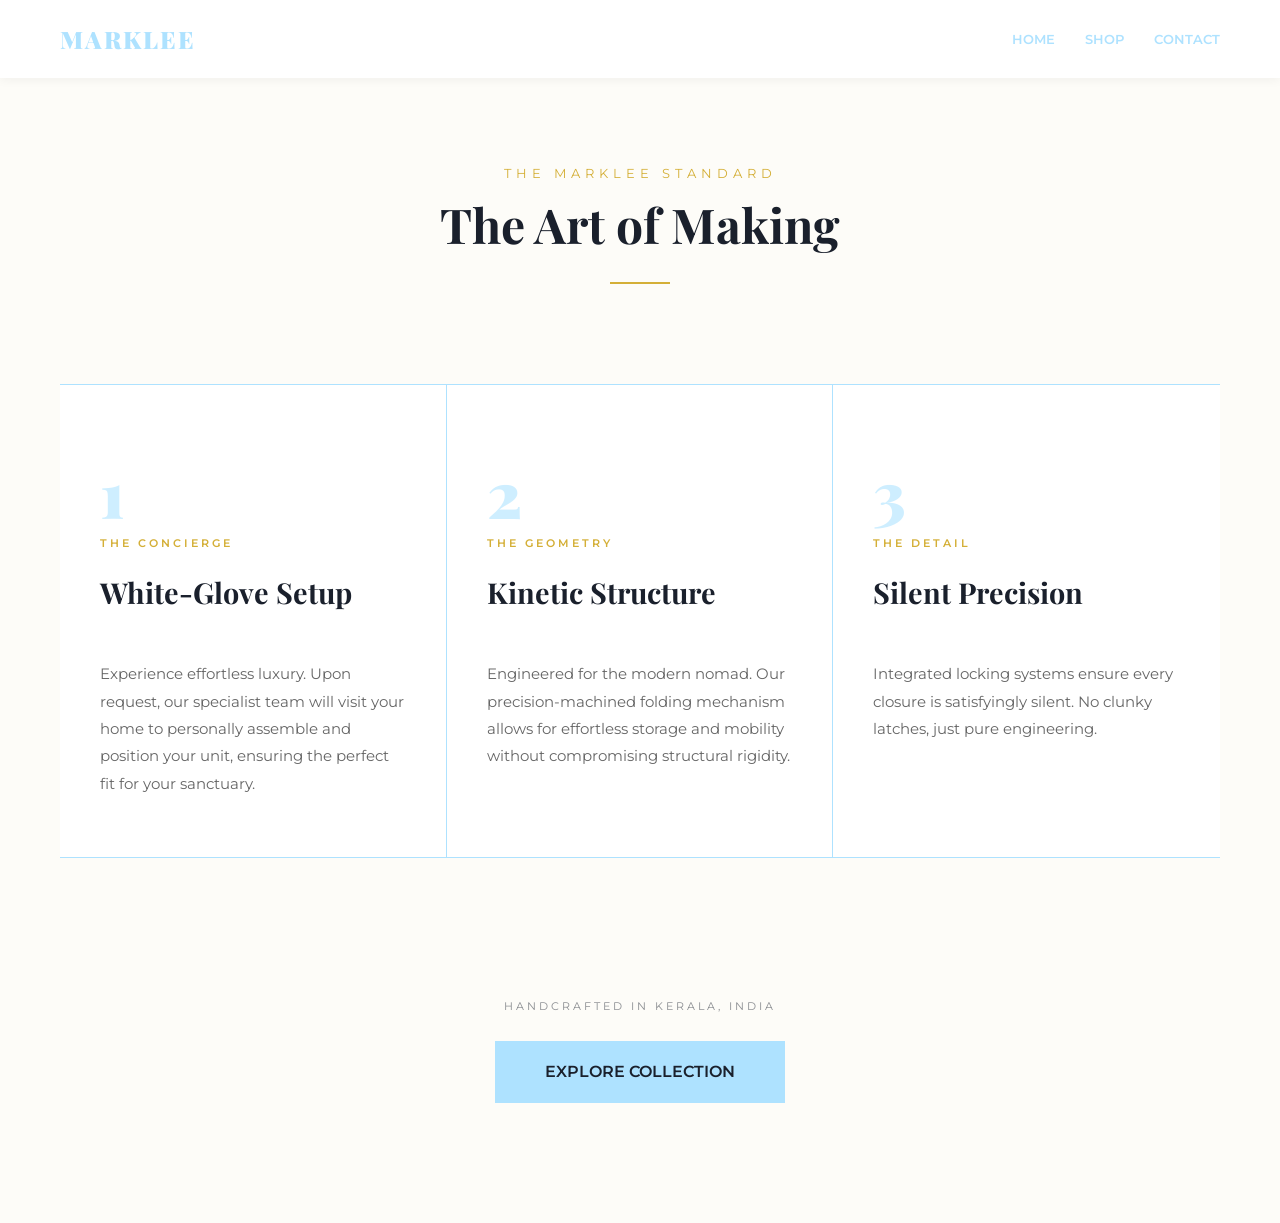
<file: craftsmanship.html>
<!DOCTYPE html>
<html lang="en">
<head>
    <meta charset="UTF-8">
    <meta name="viewport" content="width=device-width, initial-scale=1.0">
    <title>Our Craftsmanship | Marklee</title>
    <link rel="preconnect" href="https://fonts.googleapis.com">
    <link rel="preconnect" href="https://fonts.gstatic.com" crossorigin>
    <link href="https://fonts.googleapis.com/css2?family=Montserrat:wght@300;600&family=Playfair+Display:wght@700;900&display=swap" rel="stylesheet">
    <link rel="stylesheet" href="https://cdnjs.cloudflare.com/ajax/libs/font-awesome/6.0.0/css/all.min.css">
    
    <style>
        :root {
            --off-white: #FDFCF8;
            --navy-dark: #1A202C;
            --brand-blue: #AEE2FF;
            --accent-gold: #D4AF37;
            --transition: 0.3s ease;
        }

        * { margin: 0; padding: 0; box-sizing: border-box; }

        body { 
            background-color: var(--off-white); 
            color: var(--navy-dark); 
            font-family: 'Montserrat', sans-serif;
            line-height: 1.6;
        }

        .container { max-width: 1200px; margin: 0 auto; padding: 0 20px; }

        header {
            padding: 20px 0;
            background: white;
            position: fixed;
            width: 100%;
            top: 0;
            z-index: 1000;
            box-shadow: 0 2px 10px rgba(0,0,0,0.05);
        }

        nav { display: flex; justify-content: space-between; align-items: center; }
        .logo { font-family: 'Playfair Display', serif; font-weight: 900; font-size: 1.5rem; letter-spacing: 2px; color: var(--brand-blue); text-decoration: none; }
        .nav-links { display: flex; list-style: none; gap: 30px; }
        .nav-links a { text-decoration: none; color: var(--brand-blue); font-weight: 600; font-size: 0.8rem; text-transform: uppercase; }

        .craft-header { padding: 160px 0 40px; text-align: center; }
        .craft-header h1 { font-size: 3rem; font-family: 'Playfair Display', serif; margin-bottom: 20px; }
        .gold-divider { width: 60px; height: 2px; background: var(--accent-gold); margin: 0 auto; }

        .craft-grid {
            display: grid;
            grid-template-columns: repeat(3, 1fr);
            margin: 60px auto;
            border-top: 1px solid var(--brand-blue);
            border-bottom: 1px solid var(--brand-blue);
            align-items: stretch;
        }

        .craft-box {
            background: #fff;
            padding: 60px 40px;
            display: flex;
            flex-direction: column;
            border-right: 1px solid var(--brand-blue);
            transition: var(--transition);
            cursor: default;
        }

        .craft-box:last-child { border-right: none; }

        .number-wrapper {
            height: 80px; 
            display: flex;
            align-items: flex-end;
            margin-bottom: 10px;
            overflow: visible;
        }

        .box-number {
            font-family: 'Playfair Display', serif;
            font-size: 4rem;
            color: rgba(174, 226, 255, 0.6); 
            line-height: 1;
            font-weight: 900;
            transition: all 0.3s ease;
            display: inline-block;
        }

        .craft-box:hover .box-number {
            color: rgba(174, 226, 255, 1);
            transform: translateY(-8px);
        }

        .phase-label {
            display: block;
            color: var(--accent-gold);
            text-transform: uppercase;
            letter-spacing: 3px;
            font-size: 0.7rem;
            font-weight: 600;
            margin-bottom: 25px;
            height: 15px;
        }

        .craft-box h2 {
            font-family: 'Playfair Display', serif;
            font-size: 1.8rem;
            margin: 0 0 15px 0;
            color: var(--navy-dark);
            line-height: 1.2;
            min-height: 70px;
        }

        .craft-box p { font-size: 0.95rem; color: #666; line-height: 1.8; }

        .brand-footer-cta { text-align: center; padding: 80px 0 120px; }
        .btn-primary {
            display: inline-block;
            background: var(--brand-blue);
            color: var(--navy-dark);
            text-decoration: none;
            padding: 18px 50px;
            font-weight: 600;
            border: none;
            transition: 0.3s;
        }
        .btn-primary:hover { transform: translateY(-3px); box-shadow: 0 5px 15px rgba(0,0,0,0.1); }

        @media (max-width: 992px) {
            .craft-grid { grid-template-columns: 1fr; border-bottom: none; }
            .craft-box { border-right: none; border-bottom: 1px solid var(--brand-blue); min-height: auto; }
            .craft-box h2 { min-height: auto; }
        }
    </style>
</head>
<body>

    <header>
        <div class="container">
            <nav>
                <a href="index.html" class="logo">MARKLEE</a>
                <ul class="nav-links">
                    <li><a href="index.html">Home</a></li>
                    <li><a href="index.html#shop">Shop</a></li>
                    <li><a href="index.html#contact">Contact</a></li>
                </ul>
            </nav>
        </div>
    </header>

    <main>
        <div class="craft-header">
            <div class="container">
                <span style="letter-spacing: 5px; text-transform: uppercase; font-size: 0.8rem; color: var(--accent-gold);">The Marklee Standard</span>
                <h1>The Art of Making</h1>
                <div class="gold-divider"></div>
            </div>
        </div>

        <section class="container">
            <div class="craft-grid">
                <div class="craft-box">
                    <div class="number-wrapper"><span class="box-number">1</span></div>
                    <span class="phase-label">The Concierge</span>
                    <h2>White-Glove Setup</h2>
                    <p>Experience effortless luxury. Upon request, our specialist team will visit your home to personally assemble and position your unit, ensuring the perfect fit for your sanctuary.</p>
                </div>
                <div class="craft-box">
                    <div class="number-wrapper"><span class="box-number">2</span></div>
                    <span class="phase-label">The Geometry</span>
                    <h2>Kinetic Structure</h2>
                    <p>Engineered for the modern nomad. Our precision-machined folding mechanism allows for effortless storage and mobility without compromising structural rigidity.</p>
                </div>
                <div class="craft-box">
                    <div class="number-wrapper"><span class="box-number">3</span></div>
                    <span class="phase-label">The Detail</span>
                    <h2>Silent Precision</h2>
                    <p>Integrated locking systems ensure every closure is satisfyingly silent. No clunky latches, just pure engineering.</p>
                </div>
            </div>
        </section>

        <div class="brand-footer-cta container">
            <p style="opacity: 0.5; font-size: 0.7rem; letter-spacing: 3px; margin-bottom: 25px; text-transform: uppercase;">Handcrafted in Kerala, India</p>
            <a href="index.html#shop" class="btn-primary">EXPLORE COLLECTION</a>
        </div>
    </main>

</body>
</html>
</file>
